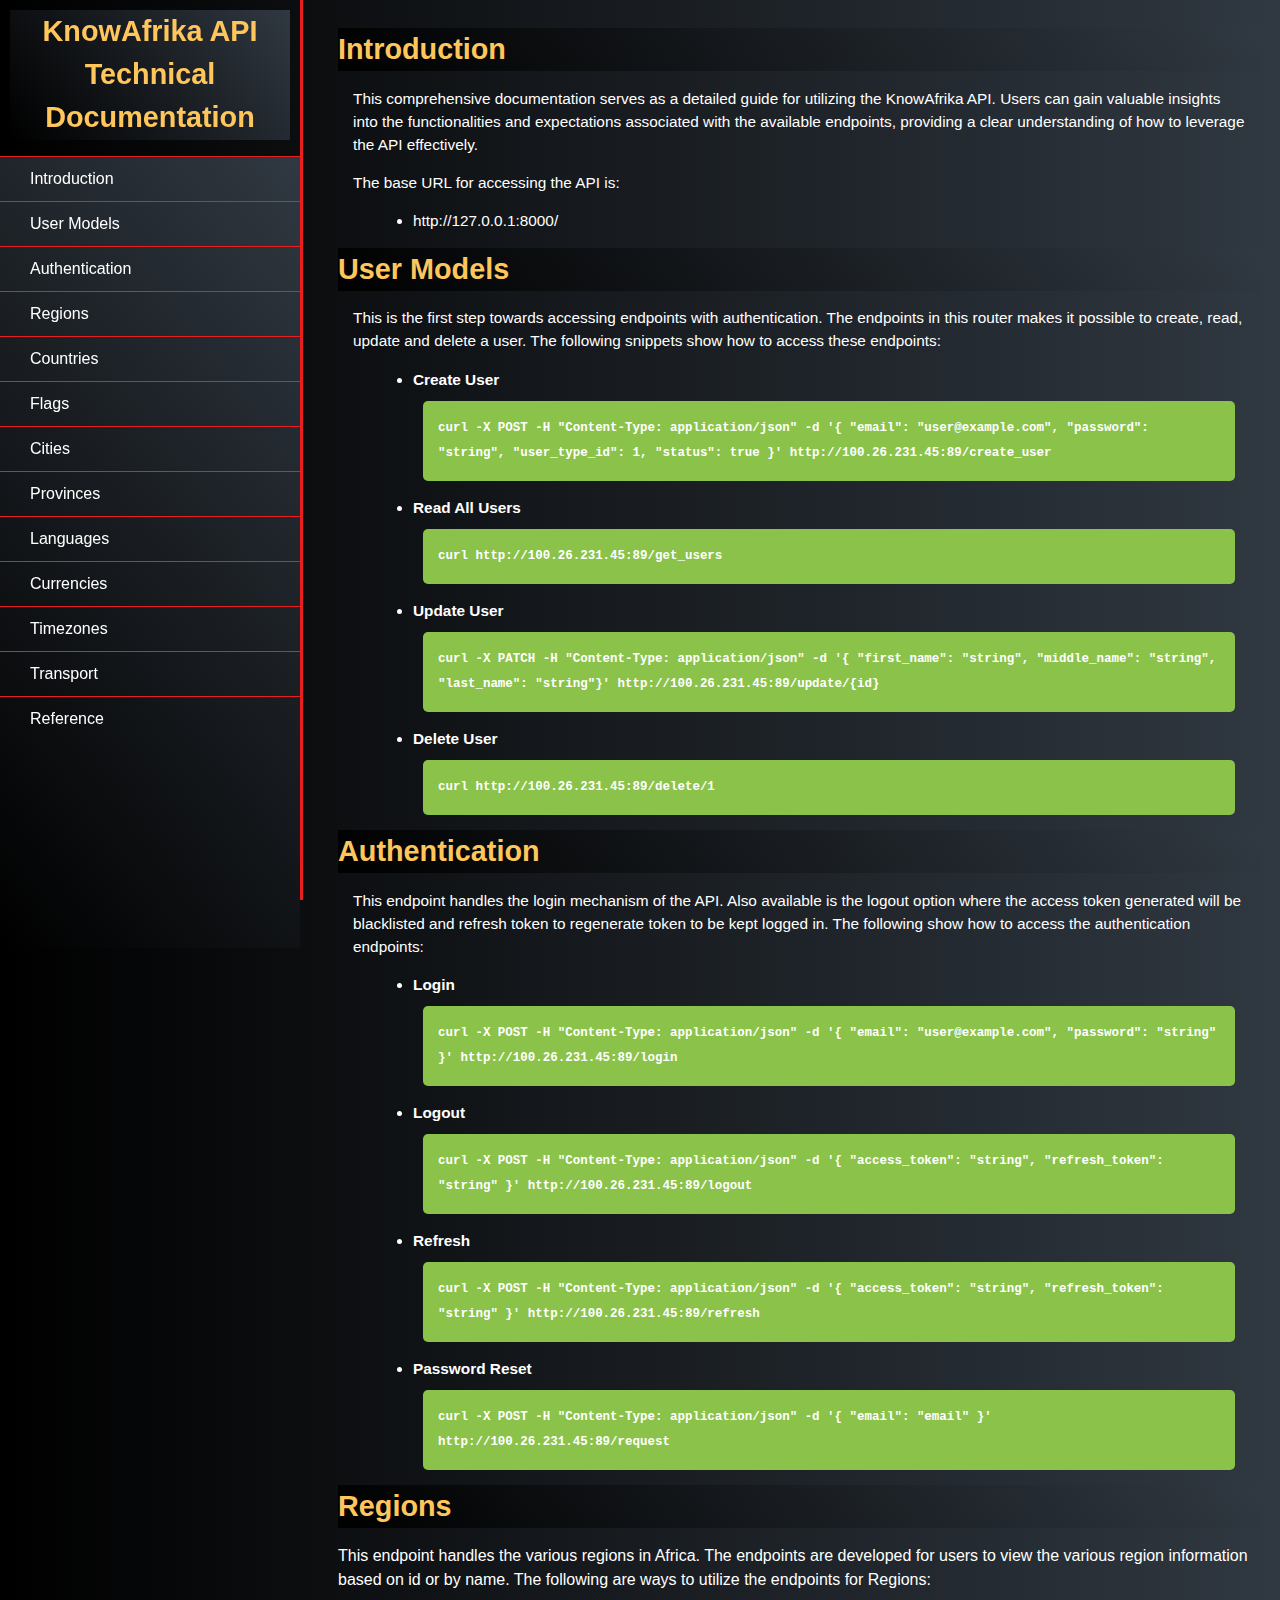
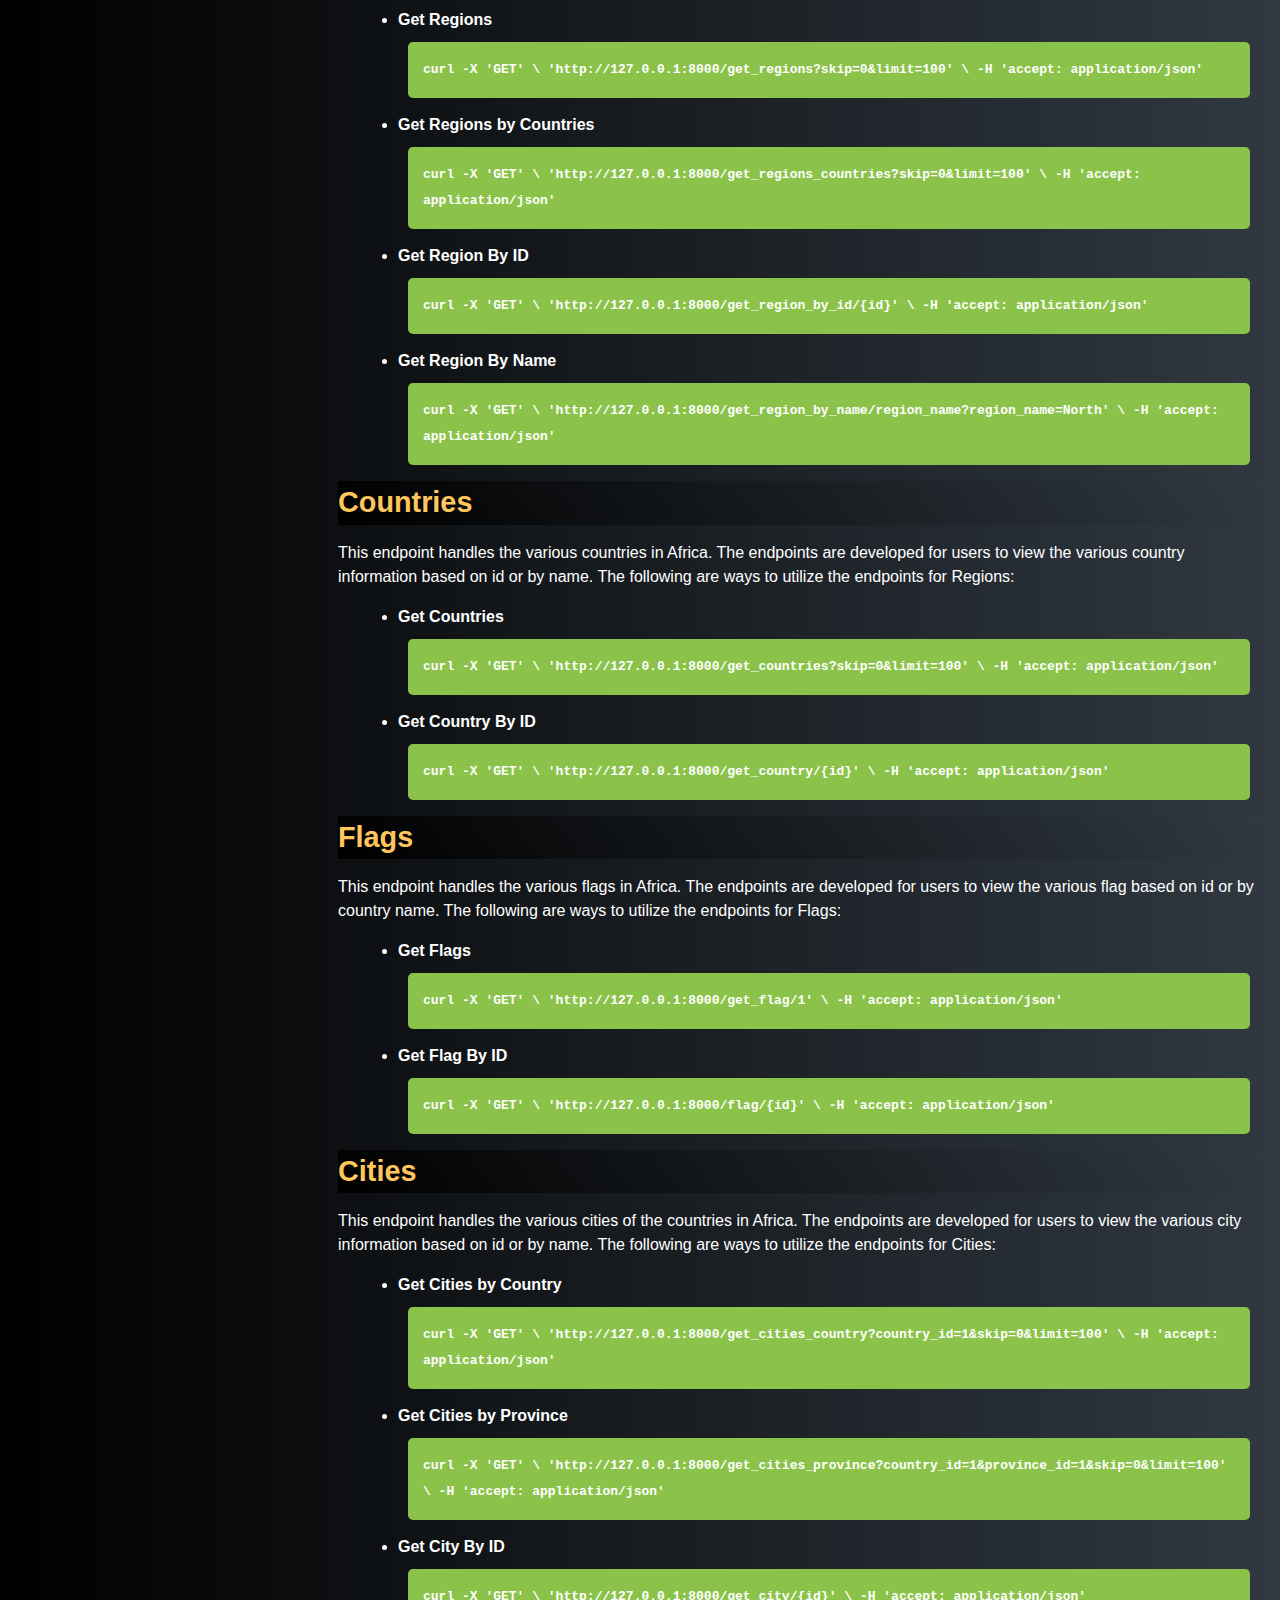
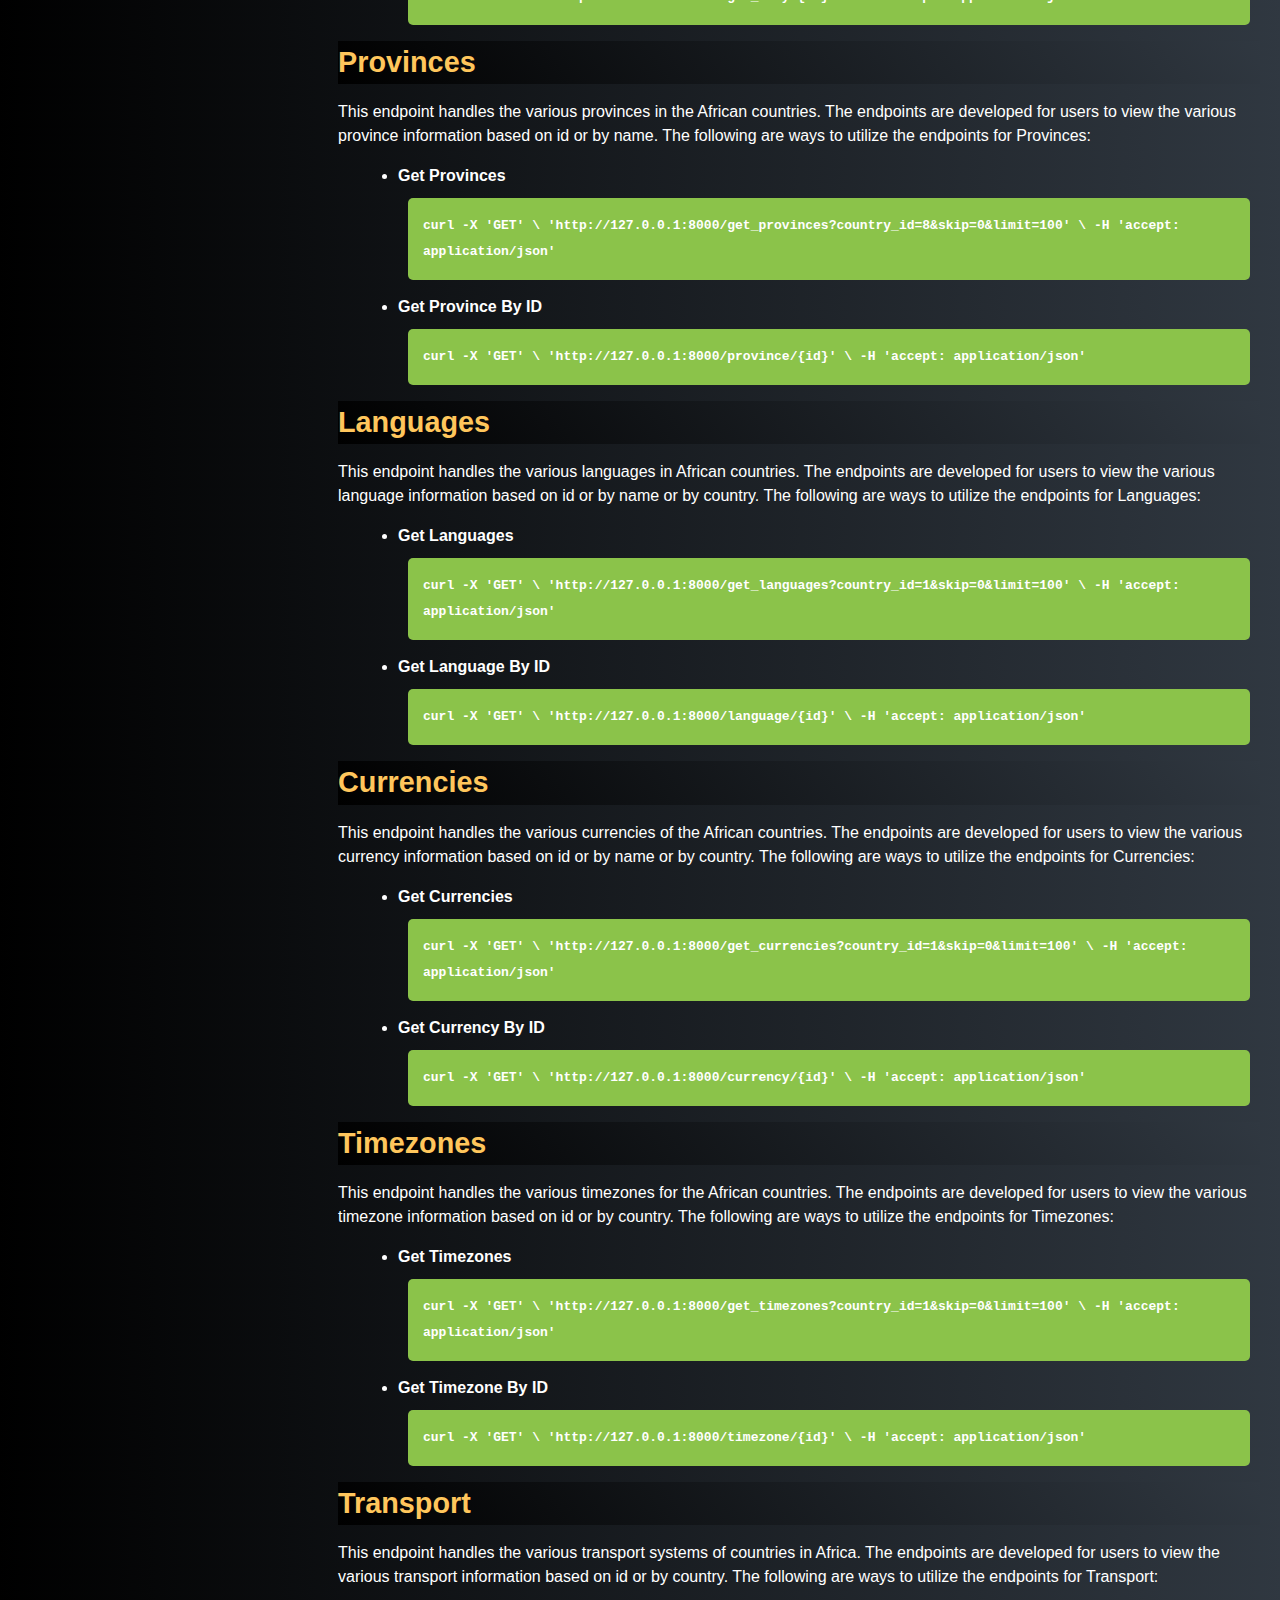
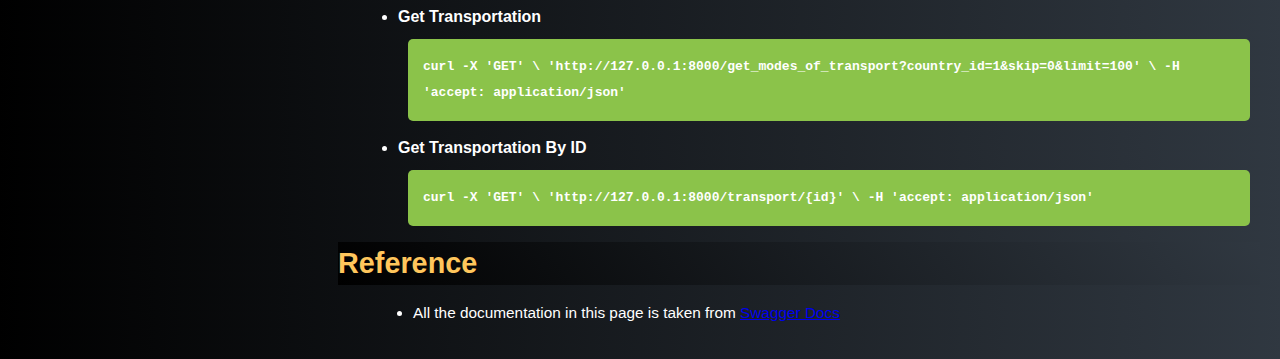
<file: frontend/web_static/tech_doc.html>
<!DOCTYPE html>
<html>
  <head>
    <title>KnowAfrika API</title>
    <link rel='shortcut icon' href="./images/knowafrika_113603.jpg" />
    <link rel="stylesheet" href="styles/tech_doc.css" />
  </head>
  <body>
    <nav id="navbar">
      <header>KnowAfrika API Technical Documentation</header>
      <ul>
        <li><a class="nav-link" href="#Introduction">Introduction</a></li>
        <li>
          <a class="nav-link" href="#User_models">User Models</a>
        </li>
        <li>
          <a class="nav-link" href="#Authentication">Authentication</a>
        </li>
        <li><a class="nav-link" href="#Regions">Regions</a></li>
        <li><a class="nav-link" href="#Countries">Countries</a></li>
        <li><a class="nav-link" href="#Flags">Flags</a></li>
        <li><a class="nav-link" href="#Cities">Cities</a></li>
        <li><a class="nav-link" href="#Provinces">Provinces</a></li>
        <li><a class="nav-link" href="#Languages">Languages</a></li>
        <li><a class="nav-link" href="#Currencies">Currencies</a></li>
        <li><a class="nav-link" href="#Timezones">Timezones</a></li>
        <li><a class="nav-link" href="#Transport">Transport</a></li>
        <li><a class="nav-link" href="#Reference">Reference</a></li>
      </ul>
    </nav>
    <main id="main-doc">
      <section class="main-section" id="Introduction">
        <header>Introduction</header>
        <article>
          <p>
            This comprehensive documentation serves as a detailed guide for
            utilizing the KnowAfrika API. Users can gain valuable insights into
            the functionalities and expectations associated with the available
            endpoints, providing a clear understanding of how to leverage the 
            API effectively.
          </p>

          <p>
	    The base URL for accessing the API is:
          </p>
          <ul>
            <li>
            http://127.0.0.1:8000/
            </li>
          </ul>
        </article>
      </section>
      <section class="main-section" id="User_models">
        <header>User Models</header>
        <article>
          <p>
	    This is the first step towards accessing endpoints with authentication.
	    The endpoints in this router makes it possible to create, read, update
	    and delete a user. The following snippets show how to access these endpoints:
	  </p>

          <ul>
            <li>
		    <strong>Create User</strong>
		    <code>
			    curl -X POST -H "Content-Type: application/json" -d '{ "email": "user@example.com", "password": "string", "user_type_id": 1, "status": true }' http://100.26.231.45:89/create_user
		    </code>
	    </li>
	    <li>
                    <strong>Read All Users</strong>
                    <code>
                            curl http://100.26.231.45:89/get_users
                    </code>
            </li>
	    <li>
                    <strong>Update User</strong>
                    <code>
			    curl -X PATCH -H "Content-Type: application/json" -d '{ "first_name": "string", "middle_name": "string", "last_name": "string"}' http://100.26.231.45:89/update/{id}
                    </code>
            </li>
	    <li>
                    <strong>Delete User</strong>
                    <code>
                            curl http://100.26.231.45:89/delete/1
                    </code>
            </li>
          </ul>

        </article>
      </section>
      <section class="main-section" id="Authentication">
        <header>Authentication</header>
        <article>
          <p>
            This endpoint handles the login mechanism of the API.
	    Also available is the logout option where the access
	    token generated will be blacklisted and refresh token
	    to regenerate token to be kept logged in. The following
	    show how to access the authentication endpoints:
          </p>
	  <ul>
            <li>
                    <strong>Login</strong>
                    <code>
                            curl -X POST -H "Content-Type: application/json" -d '{ "email": "user@example.com", "password": "string" }' http://100.26.231.45:89/login
                    </code>
            </li>
            <li>
                    <strong>Logout</strong>
                    <code>
                            curl -X POST -H "Content-Type: application/json" -d '{ "access_token": "string", "refresh_token": "string" }' http://100.26.231.45:89/logout
                    </code>
            </li>
            <li>
                    <strong>Refresh</strong>
                    <code>
                            curl -X POST -H "Content-Type: application/json" -d '{ "access_token": "string", "refresh_token": "string" }' http://100.26.231.45:89/refresh
                    </code>
            </li>
            <li>
                    <strong>Password Reset</strong>
                    <code>
                            curl -X POST -H "Content-Type: application/json" -d '{ "email": "email" }' http://100.26.231.45:89/request
                    </code>
            </li>
          </ul>

        </article>
      </section>
      <section class="main-section" id="Regions">
        <header>Regions</header>
	<p>
            This endpoint handles the various regions in Africa.
            The endpoints are developed for users to view the
	    various region information based on id or by name.
            The following are ways
	    to utilize the endpoints for Regions:
          </p>
          <ul>
            <li>
                    <strong>Get Regions</strong>
                    <code>
                        curl -X 'GET' \
                        'http://127.0.0.1:8000/get_regions?skip=0&limit=100' \
                        -H 'accept: application/json'
                    </code>
            </li>
            <li>
                <strong>Get Regions by Countries</strong>
                <code>
                        curl -X 'GET' \
                        'http://127.0.0.1:8000/get_regions_countries?skip=0&limit=100' \
                        -H 'accept: application/json'                     
                </code>
            </li>
            <li>
                    <strong>Get Region By ID</strong>
                    <code>
                        curl -X 'GET' \
                        'http://127.0.0.1:8000/get_region_by_id/{id}' \
                        -H 'accept: application/json'    
                    </code>
            </li>
            <li>
                    <strong>Get Region By Name</strong>
                    <code>
                        curl -X 'GET' \
                        'http://127.0.0.1:8000/get_region_by_name/region_name?region_name=North' \
                        -H 'accept: application/json'      
                    </code>
            </li>
          </ul>
      </section>
      <section class="main-section" id="Countries">
        <header>Countries</header>
	<p>
            This endpoint handles the various countries in Africa.
            The endpoints are developed for users to view the
	    various country information based on id or by name.
            The following are ways
	    to utilize the endpoints for Regions:
          </p>
          <ul>
            <li>
                    <strong>Get Countries</strong>
                    <code>
                        curl -X 'GET' \
                        'http://127.0.0.1:8000/get_countries?skip=0&limit=100' \
                        -H 'accept: application/json'                    
                    </code>
            </li>
            <li>
                    <strong>Get Country By ID</strong>
                    <code>
                        curl -X 'GET' \
                        'http://127.0.0.1:8000/get_country/{id}' \
                        -H 'accept: application/json'                     
                    </code>
            </li>
          </ul>
      </section>
      <section class="main-section" id="Flags">
        <header>Flags</header>
	<p>
            This endpoint handles the various flags in Africa.
            The endpoints are developed for users to view the
	    various flag based on id or by country name.
            The following are ways
	    to utilize the endpoints for Flags:
          </p>
          <ul>
            <li>
                    <strong>Get Flags</strong>
                    <code>
                        curl -X 'GET' \
                        'http://127.0.0.1:8000/get_flag/1' \
                        -H 'accept: application/json'
                    </code>
            </li>
            <li>
                    <strong>Get Flag By ID</strong>
                    <code>
                        curl -X 'GET' \
                        'http://127.0.0.1:8000/flag/{id}' \
                        -H 'accept: application/json'                       
                    </code>
            </li>
          </ul>
      </section>
      <section class="main-section" id="Cities">
        <header>Cities</header>
	<p>
            This endpoint handles the various cities of the countries in Africa.
            The endpoints are developed for users to view the
	    various city information based on id or by name.
            The following are ways
	    to utilize the endpoints for Cities:
          </p>
          <ul>
            <li>
                    <strong>Get Cities by Country</strong>
                    <code>
                        curl -X 'GET' \
                        'http://127.0.0.1:8000/get_cities_country?country_id=1&skip=0&limit=100' \
                        -H 'accept: application/json'                      
                    </code>
            </li>
            <li>
                   <strong>Get Cities by Province</strong>
                   <code>
                        curl -X 'GET' \
                        'http://127.0.0.1:8000/get_cities_province?country_id=1&province_id=1&skip=0&limit=100' \
                        -H 'accept: application/json'                                            
                </code>
            </li>
            <li>
                    <strong>Get City By ID</strong>
                    <code>
                        curl -X 'GET' \
                        'http://127.0.0.1:8000/get_city/{id}' \
                        -H 'accept: application/json'                      
                    </code>
            </li>
          </ul>
      </section>
      <section class="main-section" id="Provinces">
        <header>Provinces</header>
	<p>
            This endpoint handles the various provinces in the African countries.
            The endpoints are developed for users to view the
	    various province information based on id or by name.
            The following are ways
	    to utilize the endpoints for Provinces:
          </p>
          <ul>
            <li>
                    <strong>Get Provinces</strong>
                    <code>
                        curl -X 'GET' \
                        'http://127.0.0.1:8000/get_provinces?country_id=8&skip=0&limit=100' \
                        -H 'accept: application/json'        
                    </code>
            </li>
            <li>
                    <strong>Get Province By ID</strong>
                    <code>
                        curl -X 'GET' \
                        'http://127.0.0.1:8000/province/{id}' \
                        -H 'accept: application/json'                      
                    </code>
            </li>
          </ul>
      </section>
      <section class="main-section" id="Languages">
        <header>Languages</header>
	<p>
            This endpoint handles the various languages in African countries.
            The endpoints are developed for users to view the
	    various language information based on id or by name or by country.
            The following are ways
	    to utilize the endpoints for Languages:
          </p>
          <ul>
            <li>
                    <strong>Get Languages</strong>
                    <code>
                        curl -X 'GET' \
                        'http://127.0.0.1:8000/get_languages?country_id=1&skip=0&limit=100' \
                        -H 'accept: application/json'                      
                    </code>
            </li>
            <li>
                    <strong>Get Language By ID</strong>
                    <code>
                        curl -X 'GET' \
                        'http://127.0.0.1:8000/language/{id}' \
                        -H 'accept: application/json'
                    </code>
            </li>
          </ul>
      </section>
      <section class="main-section" id="Currencies">
        <header>Currencies</header>
	<p>
            This endpoint handles the various currencies of the African countries.
            The endpoints are developed for users to view the
	    various currency information based on id or by name or by country.
            The following are ways
	    to utilize the endpoints for Currencies:
          </p>
          <ul>
            <li>
                    <strong>Get Currencies</strong>
                    <code>
                        curl -X 'GET' \
                        'http://127.0.0.1:8000/get_currencies?country_id=1&skip=0&limit=100' \
                        -H 'accept: application/json'                       
                    </code>
            </li>
            <li>
                    <strong>Get Currency By ID</strong>
                    <code>
                        curl -X 'GET' \
                        'http://127.0.0.1:8000/currency/{id}' \
                        -H 'accept: application/json'
                    </code>
            </li>
          </ul>
      </section>
      <section class="main-section" id="Timezones">
        <header>Timezones</header>
	<p>
            This endpoint handles the various timezones for the African countries.
            The endpoints are developed for users to view the
	    various timezone information based on id or by country.
            The following are ways
	    to utilize the endpoints for Timezones:
          </p>
          <ul>
            <li>
                    <strong>Get Timezones</strong>
                    <code>
                        curl -X 'GET' \
                        'http://127.0.0.1:8000/get_timezones?country_id=1&skip=0&limit=100' \
                        -H 'accept: application/json'
                    </code>
            </li>
            <li>
                    <strong>Get Timezone By ID</strong>
                    <code>
                        curl -X 'GET' \
                        'http://127.0.0.1:8000/timezone/{id}' \
                        -H 'accept: application/json'
                    </code>
            </li>
          </ul>
      </section>
      <section class="main-section" id="Transport">
        <header>Transport</header>
	<p>
            This endpoint handles the various transport systems of countries in Africa.
            The endpoints are developed for users to view the
	    various transport information based on id or by country.
            The following are ways
	    to utilize the endpoints for Transport:
          </p>
          <ul>
            <li>
                    <strong>Get Transportation</strong>
                    <code>
                        curl -X 'GET' \
                        'http://127.0.0.1:8000/get_modes_of_transport?country_id=1&skip=0&limit=100' \
                        -H 'accept: application/json'
                    </code>
            </li>
            <li>
                    <strong>Get Transportation By ID</strong>
                    <code>
                        curl -X 'GET' \
                        'http://127.0.0.1:8000/transport/{id}' \
                        -H 'accept: application/json'
                    </code>
            </li>
          </ul>
      </section>
      <section class="main-section" id="Reference">
        <header>Reference</header>
        <article>
          <ul>
            <li>
              All the documentation in this page is taken from
              <a
                href="http://127.0.0.1:8000/docs"
                target="_blank"
                >Swagger Docs</a
              >
            </li>
          </ul>
        </article>
      </section>
    </main>
  </body>
</html>
</file>
<file: frontend/web_static/styles/tech_doc.css>
html,
body {
  min-width: 290px;
  color: #ffffff;
  background-color: #000000;
  background-image: linear-gradient(53deg, #000000 0%, #303841 100%);
  font-family: 'Open Sans', Arial, sans-serif;
  line-height: 1.5;
}

#navbar {
  position: fixed;
  min-width: 290px;
  top: 0px;
  left: 0px;
  width: 300px;
  height: 100%;
  border-right: solid;
  border-color: #e91e1e;
}

header {
  color: hsla(39,100%,68%,1);
  margin: 10px;
  background-image: linear-gradient(53deg, #000000 0%, #303841 100%);
  font-weight: bold;
  text-align: center;
  font-size: 1.8em;
  font-weight: thin;
}

#main-doc header {
  text-align: left;
  margin: 0px;
}

#navbar ul {
  height: 88%;
  padding: 0;
  background-image: linear-gradient(53deg, #000000 0%, #303841 100%);
  overflow-y: auto;
  overflow-x: hidden;
}

#navbar li {
  color: #e91e1e;
  border-top: 1px solid;
  list-style: none;
  position: relative;
  width: 100%;
}

#navbar a {
  display: block;
  padding: 10px 30px;
  color: #ffffff;
  text-decoration: none;
  cursor: pointer;
}

#main-doc {
  position: absolute;
  margin-left: 310px;
  padding: 20px;
  margin-bottom: 110px;
}

section article {
  color: #ffffff;
  margin: 15px;
  font-size: 0.96em;
}

section li {
  margin: 15px 0px 0px 20px;
}

code {
  font-weight: bold;
  display: block;
  text-align: left;
  position: relative;
  word-break: normal;
  word-wrap: normal;
  line-height: 2;
  background-color: #8BC34A;
  padding: 15px;
  margin: 10px;
  border-radius: 5px;
}

@media only screen and (max-width: 815px) {
  /* For mobile phones: */
  #navbar ul {
    border: 1px solid;
    height: 207px;
  }

  #navbar {
    background-color: white;
    position: absolute;
    top: 0;
    padding: 0;
    margin: 0;
    width: 100%;
    max-height: 275px;
    border: none;
    z-index: 1;
    border-bottom: 2px solid;
  }

  #main-doc {
    position: relative;
    margin-left: 0px;
    margin-top: 270px;
  }
}

@media only screen and (max-width: 400px) {
  #main-doc {
    margin-left: -10px;
  }

  code {
    margin-left: -20px;
    width: 100%;
    padding: 15px;
    padding-left: 10px;
    padding-right: 45px;
    min-width: 233px;
  }
}
</file>
